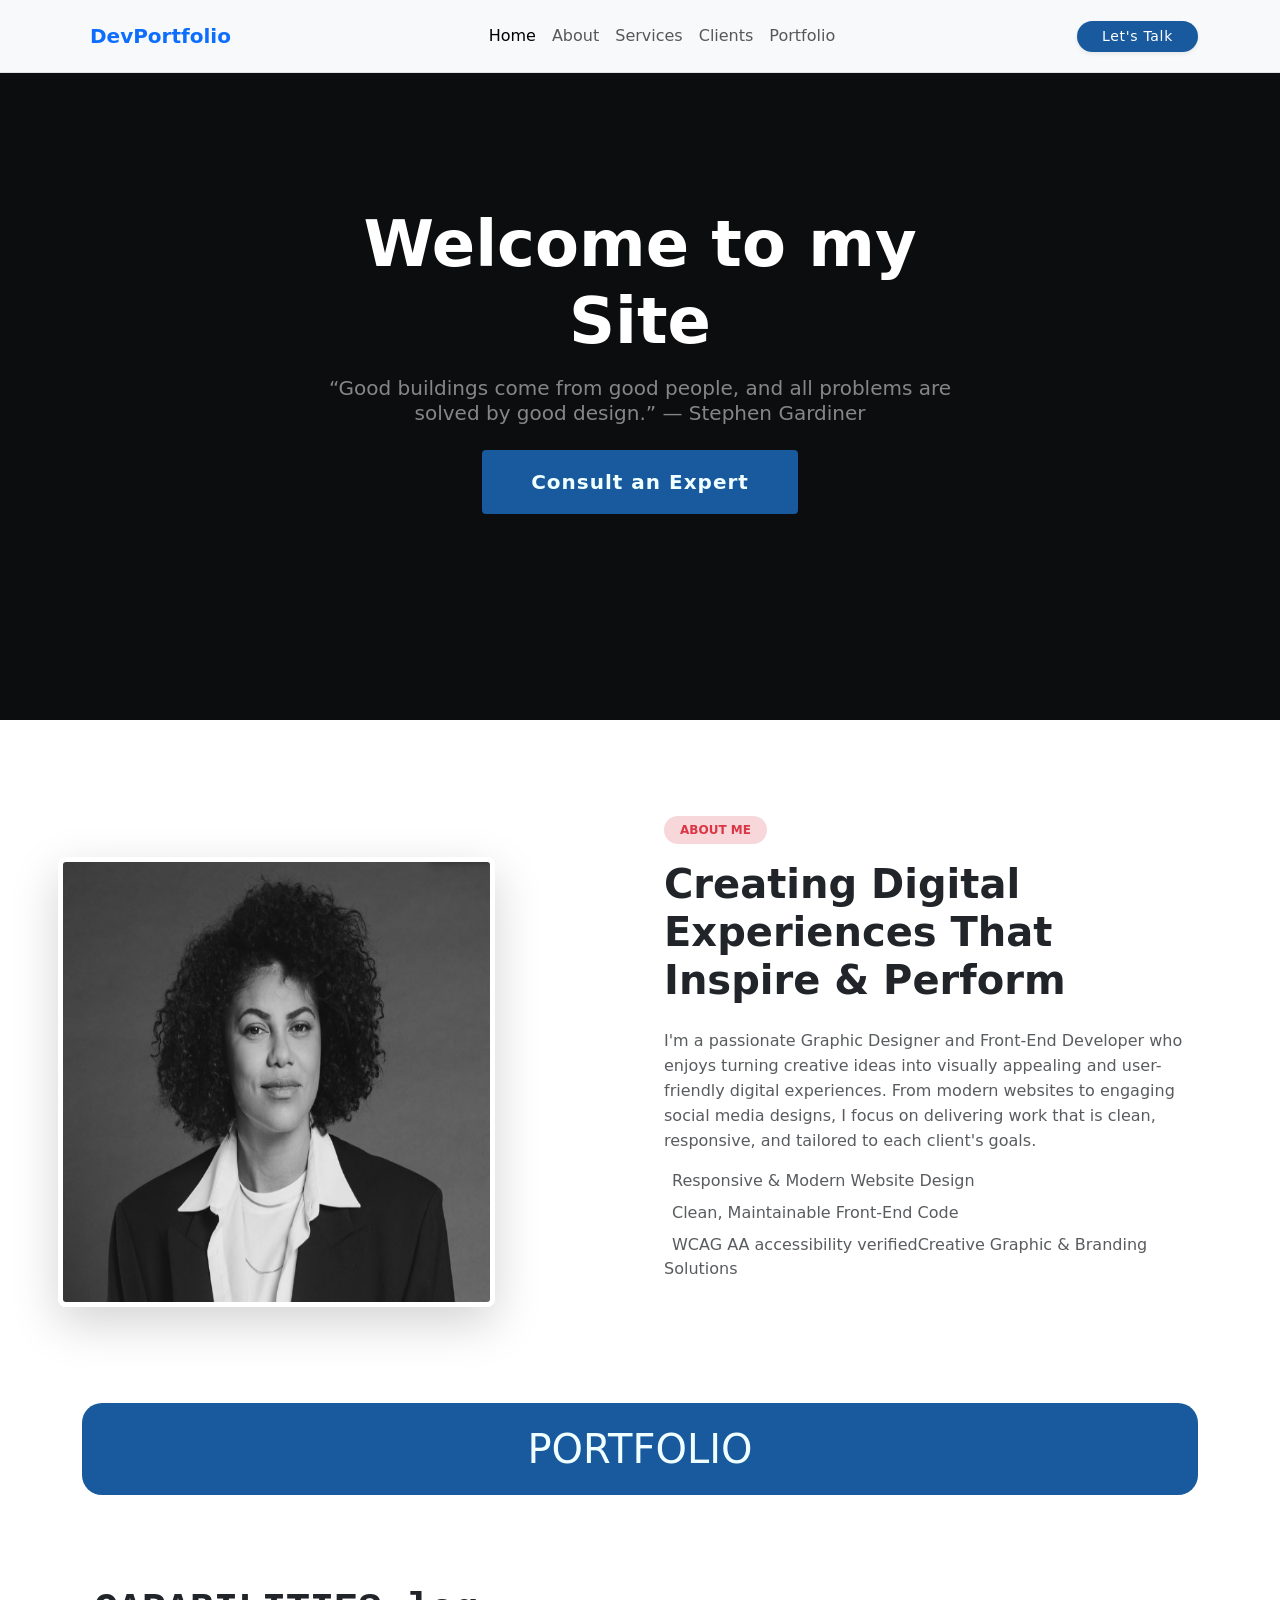
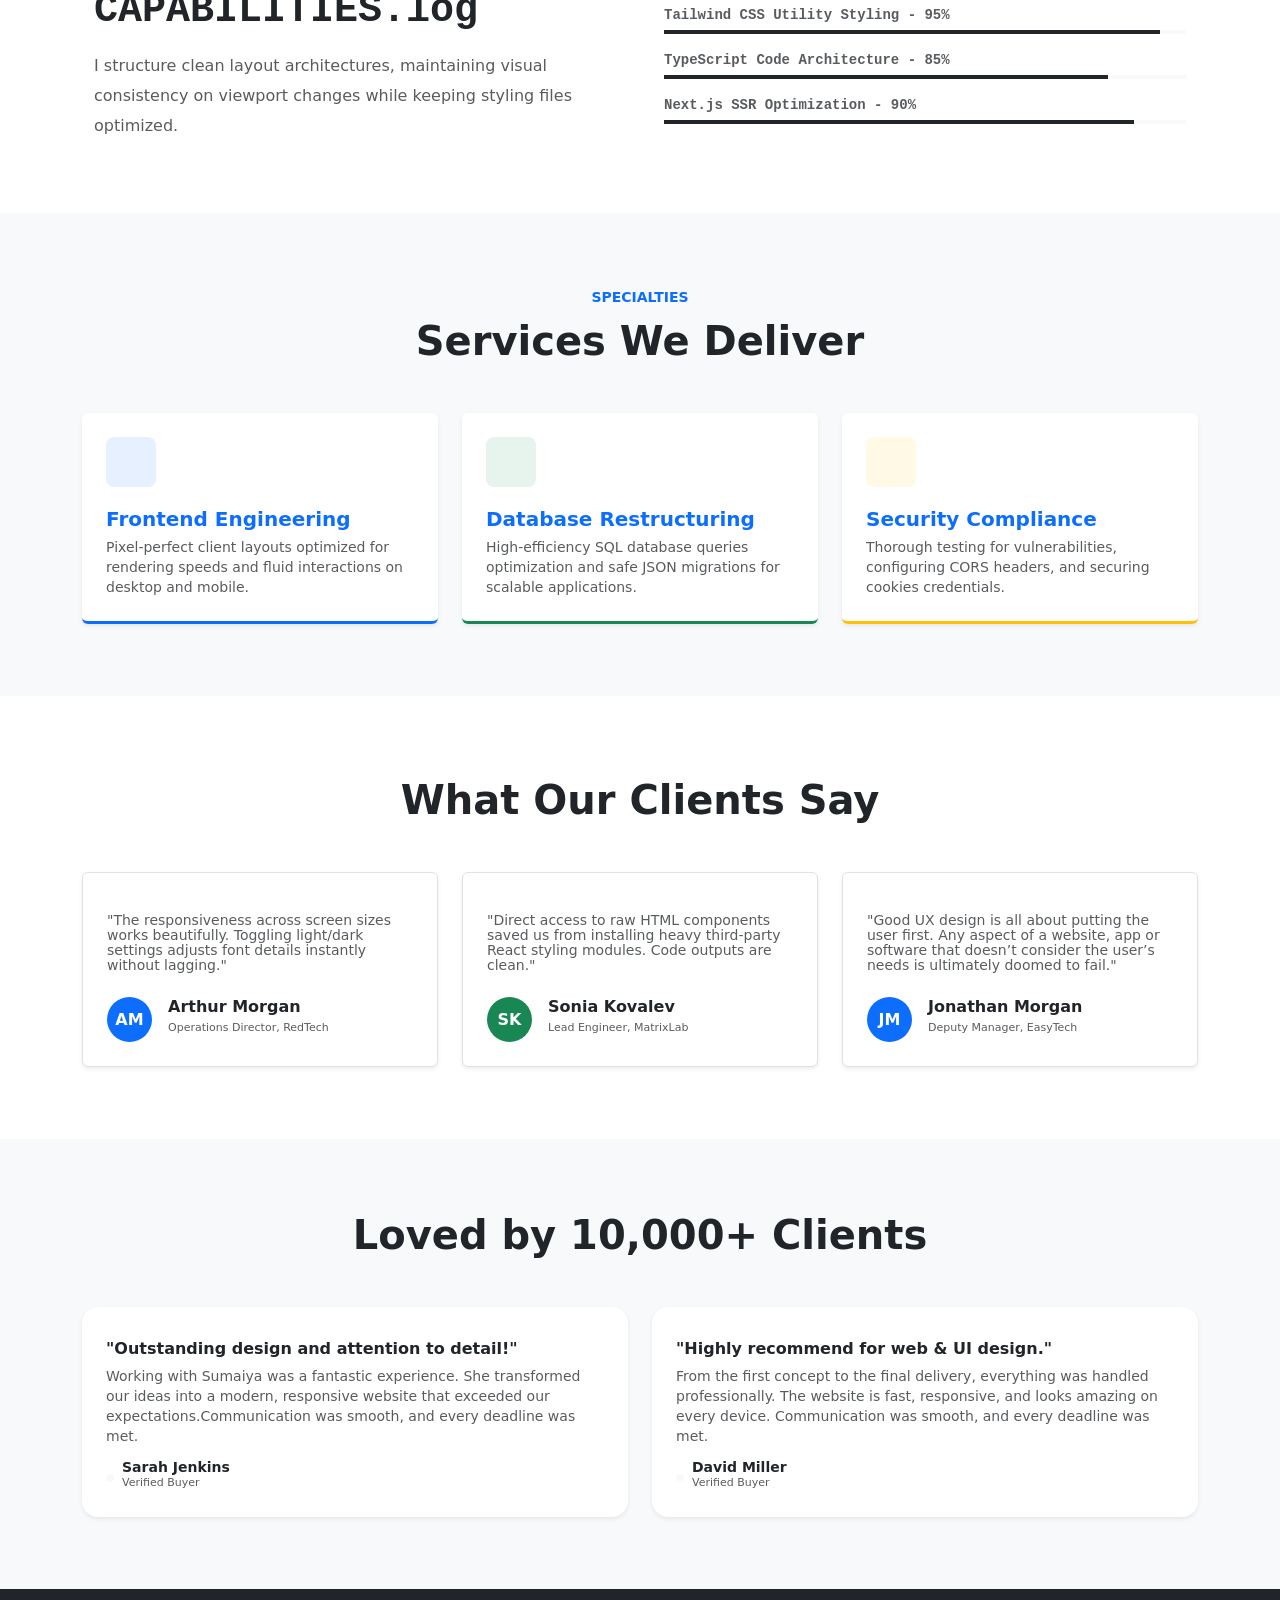
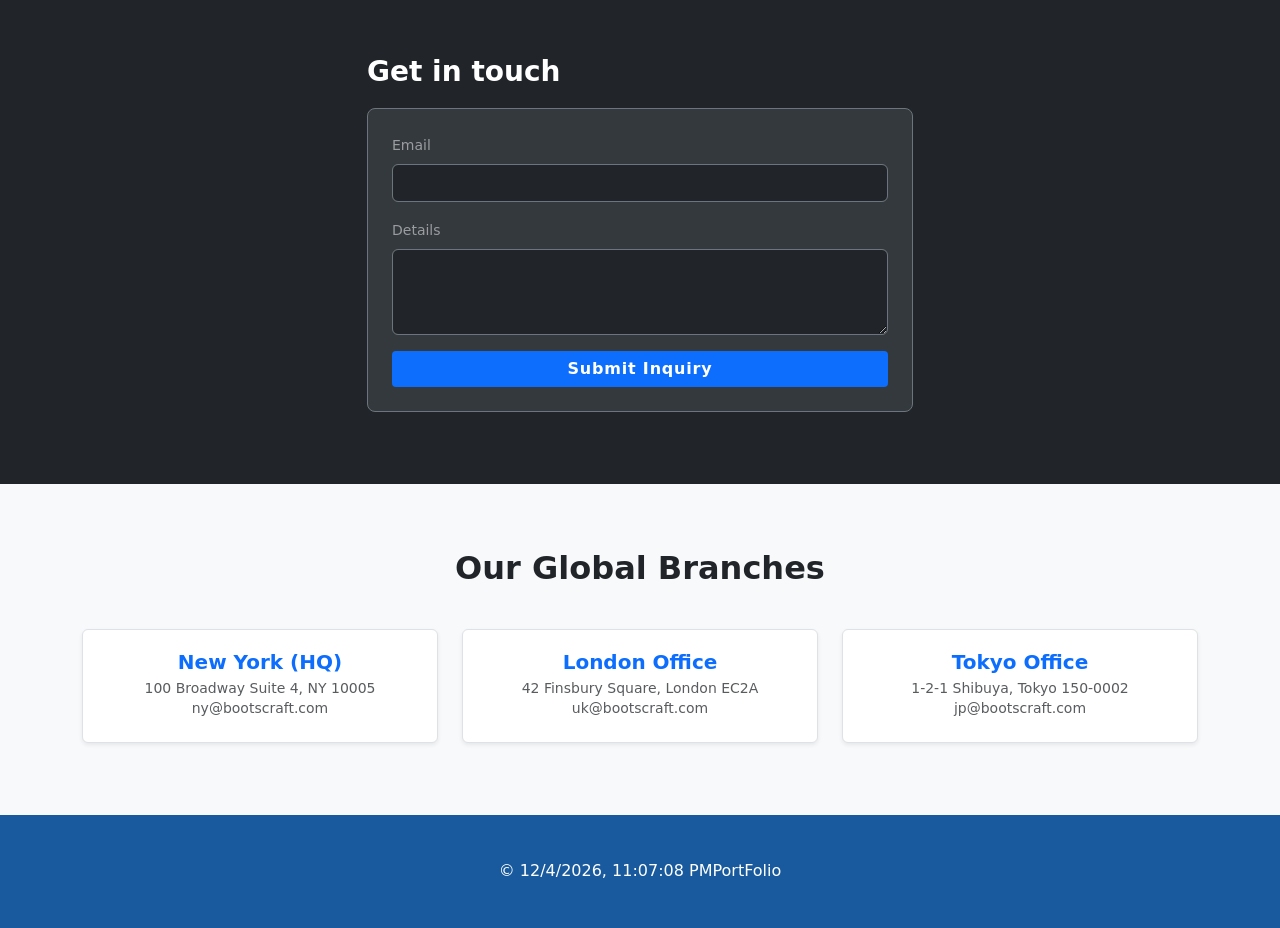
<file: index.html>
<!doctype html>
<html lang="en">
  <head>
    <meta charset="UTF-8" />
    <meta name="viewport" content="width=device-width, initial-scale=1.0" />
    <title>PortFolio</title>
    <!-- All CSS File Start Here -->
    <!-- Google Fonts -->

    <!-- Google Fonts -->

    <link rel="stylesheet" href="css/all.min.css" />
    <link rel="stylesheet" href="css/bootstrap.min.css" />
    <link rel="stylesheet" href="css/style.css" />

    <!-- All CSS File End Here -->
  </head>
  <body>
    <!-- All Header Part Start Here -->
    <nav class="navbar navbar-expand-lg fixed-top bg-body-tertiary py-3 border-bottom">
      <div class="container">
        <a class="navbar-brand fw-bold text-primary" href="index.html">
          <i class="bi bi-briefcase-fill me-2"></i>DevPortfolio
        </a>
        <button
          class="navbar-toggler"
          type="button"
          data-bs-toggle="collapse"
          data-bs-target="#navClassic"
          aria-controls="navClassic"
          aria-expanded="false"
          aria-label="Toggle navigation"
        >
          <span class="navbar-toggler-icon"></span>
        </button>
        <div class="collapse navbar-collapse" id="navClassic">
          <ul class="navbar-nav mx-auto mb-2 mb-lg-0">
            <li class="nav-item">
              <a class="nav-link active" aria-current="page" href="index.html"
                >Home</a
              >
            </li>
            <li class="nav-item">
              <a class="nav-link" href="about.html">About</a>
            </li>
            <li class="nav-item">
              <a class="nav-link" href="services.html">Services</a>
            </li>
            <li class="nav-item">
              <a class="nav-link" href="clients.html">Clients</a>
            </li>
            <li class="nav-item">
              <a class="nav-link" href="portfolio.html">Portfolio</a>
            </li>
          </ul>
          <a
            class="btn btn-sm px-4 rounded-pill shadow-sm"
            style="background: #185a9d; color:white"
            href="contact.html"
            >Let's Talk</a
          >
        </div>
      </div>
    </nav>
    <!-- All Header Part End Here -->

    <!-- All Page Content Start Here -->

    <!-- All Banner Part Start Here -->
    <section
      class="py-5 text-white bg-dark position-relative overflow-hidden"
      style="
        background-image:
          linear-gradient(rgba(0, 0, 0, 0.65), rgba(0, 0, 0, 0.65)),
          url(&quot;https://picsum.photos/id/180/1600/900&quot;);
        background-size: cover;
        background-position: center;
        min-height: 80vh;
        display: flex;
        align-items: center;
      "
    >
      <div class="container py-5 text-center">
        <div class="row justify-content-center">
          <div class="col-lg-7">
            <h1 class="display-3 fw-bold mb-3 text-">Welcome to my Site</h1>
            <p class="lead mb-4 text-white-50 terms">
              “Good buildings come from good people, and all problems are solved
              by good design.” — Stephen Gardiner
            </p>
            <a
              href="contact.html"
              class="btn btn btn-lg px-5 py-3 fw-semibold"
              style="background: #185a9d; color: azure"
              >Consult an Expert</a
            >
          </div>
        </div>
      </div>
    </section>
    <!-- All Banner Part End Here -->
         <!-- All About Part Start Here -->
          <section class="py-5 bg-body">
  <div class="container py-5">
    <div class="row align-items-center g-5">
      <div class="col-lg-6 position-relative" style="min-height: 400px;">
        <img src="images/about.png" class="img-fluid rounded-3 shadow-lg border border-5 border-white position-absolute start-0 top-0 w-75" style="z-index: 2; height: 450px; width: 550px;" alt="Design meeting">
      </div>
      <div class="col-lg-6">
        <span class="badge bg-danger-subtle text-danger mb-3 px-3 py-2 rounded-pill">ABOUT ME</span>
        <h2 class="display-6 fw-bold mb-4">Creating Digital Experiences That Inspire & Perform</h2>
        <p class="text-muted mb-3 terms" >I'm a passionate Graphic Designer and Front-End Developer who enjoys turning creative ideas into visually appealing and user-friendly digital experiences. From modern websites to engaging social media designs, I focus on delivering work that is clean, responsive, and tailored to each client's goals.</p>
        <ul class="list-unstyled gap-2 d-flex flex-column text-muted">
          <li><i class="bi bi-check-circle-fill text-danger me-2"></i>Responsive & Modern Website Design</li>
          <li><i class="bi bi-check-circle-fill text-danger me-2"></i>Clean, Maintainable Front-End Code</li>
          <li><i class="bi bi-check-circle-fill text-danger me-2"></i>WCAG AA accessibility verifiedCreative Graphic & Branding Solutions</li>
        </ul>
      </div>
      </div>
      </div>
</section>
    <!-- All AboutPart End Here -->

        <!-- All Portfolio Part Start Here -->
<section id="portFolio">
  <div class="container">
    <div class="row">
      <div class="col-lg-12">
        <div class="portfolioTitle" style="text-align: center; margin-top: 10px; background: #185a9d; border-radius: 20px; padding: 30px 0; color: azure;">
          <h1>PORTFOLIO</h1>
        </div>
          <div class="bg-white py-5" style="margin-top: 20px ;">
  <div class="container py-lg-4">
    <div class="row align-items-center g-5" >
      <div class="col-lg-6">
        <h2 class="display-6 fw-bold text-dark font-monospace">CAPABILITIES.log</h2>
        <p class="text-muted mt-3" style="line-height: 30px;">I structure clean layout architectures, maintaining visual consistency on viewport changes while keeping styling files optimized.</p>
      </div>
      <div class="col-lg-6">
        <div class="mb-3">
          <span class="small fw-semibold font-monospace text-muted d-block mb-1">Tailwind CSS Utility Styling - 95%</span>
          <div class="progress rounded-0 bg-light" style="height: 4px;">
            <div class="progress-bar bg-dark" role="progressbar" style="width: 95%"></div>
          </div>
        </div>
        <div class="mb-3">
          <span class="small fw-semibold font-monospace text-muted d-block mb-1">TypeScript Code Architecture - 85%</span>
          <div class="progress rounded-0 bg-light" style="height: 4px;">
            <div class="progress-bar bg-dark" role="progressbar" style="width: 85%"></div>
          </div>
        </div>
        <div>
          <span class="small fw-semibold font-monospace text-muted d-block mb-1">Next.js SSR Optimization - 90%</span>
          <div class="progress rounded-0 bg-light" style="height: 4px;">
            <div class="progress-bar bg-dark" role="progressbar" style="width: 90%"></div>
      </div>
    </div>
  </div>
</div>
        </div>
      </div>
    </div>
  </div>
</section>
    <!-- All Portfolio Part End Here -->

    <!-- All Service Part Start Here -->
    <section class="py-5 bg-light">
      <div class="container py-4">
        <div class="text-center mb-5">
          <span class="text-uppercase text-primary fw-semibold small"
            >SPECIALTIES</span
          >
          <h2 class="display-6 fw-bold mt-2">Services We Deliver</h2>
        </div>
        <div class="row g-4">
          <div class="col-lg-4 col-md-6">
            <div
              class="card h-100 p-4 border-0 border-bottom border-3 border-primary shadow-sm bg-body" >
              <div
                class="p-3 bg-primary bg-opacity-10 text-primary rounded-3 mb-4 d-inline-block d-flex align-items-center justify-content-center"
                style="width: 50px; height: 50px">
                <i class="bi bi-laptop fs-4"></i></div>
              <h5 class="fw-bold">Frontend Engineering</h5>
              <p class="text-muted small textInfo">
                Pixel-perfect client layouts optimized for rendering speeds and
                fluid interactions on desktop and mobile.
              </p>
            </div>
          </div>
        
        <div class="col-lg-4 col-md-6 ">
          <div
            class="card h-100 p-4 border-0 border-bottom border-3 border-success shadow-sm bg-body"
          >
         <div
            class="p-3 bg-success bg-opacity-10 text-success rounded-3 mb-4 d-inline-block d-flex align-items-center justify-content-center" style="width: 50px; height: 50px">
              <i class="bi bi-database fs-4"></i>
            </div>
            <h5 class="fw-bold">Database Restructuring</h5>
            <p class="text-muted small textInfo">
              High-efficiency SQL database queries optimization and safe JSON
              migrations for scalable applications.
            </p>
          </div>
        </div>
        <div class="col-lg-4 col-md-12">
          <div
            class="card h-100 p-4 border-0 border-bottom border-3 border-warning shadow-sm bg-body"
          >
            <div
              class="p-3 bg-warning bg-opacity-10 text-warning rounded-3 mb-4 d-inline-block d-flex align-items-center justify-content-center"
              style="width: 50px; height: 50px"
            >
              <i class="bi bi-shield-check fs-4"></i>
            </div>
            <h5 class="fw-bold">Security Compliance</h5>
            <p class="text-muted small textInfo">
              Thorough testing for vulnerabilities, configuring CORS headers,
              and securing cookies credentials.
            </p>
          </div>
        </div>
      </div>
    </section>
    <!-- All Service Part End Here -->

    <!-- All Feedback Start Here -->
    <section class="py-5 bg-body">
      <div class="container py-4">
          <div class="text-center mb-5">
          <h2 class="display-6 fw-bold mt-2">What Our Clients Say</h2>
        </div>
        <div class="row g-4">
          <div class="col-lg-4 col-md-6">
            <div class="card h-100 p-4 border shadow-sm bg-body">
              <div class="text-warning mb-3">
                <i class="bi bi-star-fill"></i><i class="bi bi-star-fill"></i
                ><i class="bi bi-star-fill"></i><i class="bi bi-star-fill"></i
                ><i class="bi bi-star-fill"></i>
              </div>
              <p class="small text-muted leading-relaxed mb-4 infoFeedback">
                "The responsiveness across screen sizes works beautifully.
                Toggling light/dark settings adjusts font details instantly
                without lagging."
              </p>
              <div class="d-flex align-items-center gap-3">
                <div
                  class="bg-primary text-white rounded-circle d-flex align-items-center justify-content-center"
                  style="width: 45px; height: 45px; font-weight: bold"
                >
                  AM
                </div>
                <div>
                  <h6 class="fw-bold mb-0">Arthur Morgan</h6>
                  <span class="small text-muted" style="font-size: 11px"
                    >Operations Director, RedTech</span
                  >
                </div>
              </div>
            </div>
          </div>
          <div class="col-lg-4 col-md-6">
            <div class="card h-100 p-4 border shadow-sm bg-body">
              <div class="text-warning mb-3">
                <i class="bi bi-star-fill"></i><i class="bi bi-star-fill"></i
                ><i class="bi bi-star-fill"></i><i class="bi bi-star-fill"></i
                ><i class="bi bi-star-fill"></i>
              </div>
              <p class="small text-muted leading-relaxed mb-4 infoFeedback">
                "Direct access to raw HTML components saved us from installing
                heavy third-party React styling modules. Code outputs are
                clean."
              </p>
              <div class="d-flex align-items-center gap-3">
                <div
                  class="bg-success text-white rounded-circle d-flex align-items-center justify-content-center"
                  style="width: 45px; height: 45px; font-weight: bold"
                >
                  SK
                </div>
                <div>
                  <h6 class="fw-bold mb-0">Sonia Kovalev</h6>
                  <span class="small text-muted" style="font-size: 11px"
                    >Lead Engineer, MatrixLab</span
                  >
                </div>
              </div>
            </div>
          </div>
          <div class="col-lg-4 col-md-6">
            <div class="card h-100 p-4 border shadow-sm bg-body">
              <div class="text-warning mb-3">
                <i class="bi bi-star-fill"></i><i class="bi bi-star-fill"></i
                ><i class="bi bi-star-fill"></i><i class="bi bi-star-fill"></i
                ><i class="bi bi-star-fill"></i>
              </div>
              <p class="small text-muted leading-relaxed mb-4 infoFeedback">
                "Good UX design is all about putting the user first. Any aspect
                of a website, app or software that doesn’t consider the user’s
                needs is ultimately doomed to fail."
              </p>
              <div class="d-flex align-items-center gap-3">
                <div
                  class="bg-primary text-white rounded-circle d-flex align-items-center justify-content-center"
                  style="width: 45px; height: 45px; font-weight: bold"
                >
                  JM
                </div>
                <div>
                  <h6 class="fw-bold mb-0">Jonathan Morgan</h6>
                  <span class="small text-muted" style="font-size: 11px"
                    >Deputy Manager, EasyTech</span
                  >
                </div>
              </div>
            </div>
          </div>
        </div>
      </div>
    </section>
    <!-- All Feedback End Here -->

         <!-- All Client Review Part Start Here -->
    <div class="bg-light py-5">
  <div class="container py-lg-4 text-center">
    <h2 class="display-6 fw-bold mb-5">Loved by 10,000+ Clients</h2>
    <div class="row g-4">
      <div class="col-md-6 text-start">
        <div class="card bg-white border-0 shadow-sm p-4 rounded-4 h-full">
          <div class="d-flex text-warning mb-2 gap-1">
            <i class="bi bi-star-fill"></i><i class="bi bi-star-fill"></i><i class="bi bi-star-fill"></i><i class="bi bi-star-fill"></i><i class="bi bi-star-fill"></i>
          </div>
          <h4 class="h6 fw-bold mb-2">"Outstanding design and attention to detail!"</h4>
          <p class="small text-muted mb-3 info">Working with Sumaiya was a fantastic experience. She transformed our ideas into a modern, responsive website that exceeded our expectations.Communication was smooth, and every deadline was met.</p>
          <div class="d-flex align-items-center gap-2">
            <span class="bg-light text-muted p-1 rounded-circle small"><i class="bi bi-person"></i></span>
            <div>
              <p class="small fw-bold text-dark mb-0">Sarah Jenkins</p>
              <p class="small text-muted mb-0 info" style="font-size: 11px;"><i class="bi bi-patch-check-fill text-success"></i> Verified Buyer</p>
            </div>
          </div>
        </div>
      </div>
      <div class="col-md-6 text-start">
        <div class="card bg-white border-0 shadow-sm p-4 rounded-4 h-full">
          <div class="d-flex text-warning mb-2 gap-1">
            <i class="bi bi-star-fill"></i><i class="bi bi-star-fill"></i><i class="bi bi-star-fill"></i><i class="bi bi-star-fill"></i><i class="bi bi-star-fill"></i>
          </div>
          <h4 class="h6 fw-bold mb-2">"Highly recommend for web & UI design."</h4>
          <p class="small text-muted mb-3 info "> From the first concept to the final delivery, everything was handled professionally. The website is fast, responsive, and looks amazing on every device. Communication was smooth, and every deadline was met.</p>
          <div class="d-flex align-items-center gap-2">
            <span class="bg-light text-muted p-1 rounded-circle small"><i class="bi bi-person"></i></span>
            <div>
              <p class="small fw-bold text-dark mb-0">David Miller</p>
              <p class="small text-muted mb-0 info" style="font-size: 11px;"><i class="bi bi-patch-check-fill text-success"></i> Verified Buyer</p>
            </div>
          </div>
        </div>
      </div>
    </div>
  </div>
</div>
    <!-- All Client Review Part End Here -->

        <!-- All FAQ Part Start Here -->
     <section class="py-5 bg-dark text-white">
  <div class="container py-4">
    <div class="row justify-content-center">
      <div class="col-lg-6">
        <h3 class="fw-bold mb-4 text">Get in touch</h3>
        <form class="p-4 bg-secondary bg-opacity-25 border border-secondary rounded-3 text-start">
          <div class="mb-3">
            <label class="form-label small text-white-50">Email</label>
            <input type="email" class="form-control bg-dark border-secondary text-white" required>
          </div>
          <div class="mb-3">
            <label class="form-label small text-white-50">Details</label>
            <textarea class="form-control bg-dark border-secondary text-white" rows="3" required></textarea>
          </div>
          <button type="submit" style="border: #185a9d;" class="btn btn-primary w-100 fw-semibold text-white">Submit Inquiry</button>
        </form>
      </div>
    </div>
  </div>
</section>
    <!-- All FAQ Part End Here -->

    <!-- All Global Part Start Here -->
     <section class="py-5 bg-body-tertiary">
  <div class="container py-4 text-center">
    <h2 class="fw-bold mb-5">Our Global Branches</h2>
    <div class="row g-4">
      <div class="col-md-4">
        <div class="card p-4 border shadow-sm bg-body h-100">
          <h5 class="fw-bold mb-2">New York (HQ)</h5>
          <p class="small text-muted mb-0 info">100 Broadway Suite 4, NY 10005<br>ny@bootscraft.com</p>
        </div>
      </div>
      <div class="col-md-4">
        <div class="card p-4 border shadow-sm bg-body h-100">
          <h5 class="fw-bold mb-2">London Office</h5>
          <p class="small text-muted mb-0 info">42 Finsbury Square, London EC2A<br>uk@bootscraft.com</p>
      </div>
      </div>
      <div class="col-md-4">
        <div class="card p-4 border shadow-sm bg-body h-100">
          <h5 class="fw-bold mb-2">Tokyo Office</h5>
          <p class="small text-muted mb-0 info">1-2-1 Shibuya, Tokyo 150-0002<br>jp@bootscraft.com</p>
        </div>
      </div>
    </div>
</section>
    <!-- All Global Part End Here -->

    <!-- All Page Content End Here -->


    <!-- All Footer Part Start Here -->
    <footer class="footerPart">
      <p>&copy; <span id="footer-date-time"></span>PortFolio</p>
    </footer>
    <!-- All Footer Part End Here -->

    <!-- All JS File Start Here -->
    <script src="js/bootstrap.bundle.js"></script>
    <script src="js/script.js"></script>
    <!-- All JS File End Here -->
  </body>
</html>
</file>
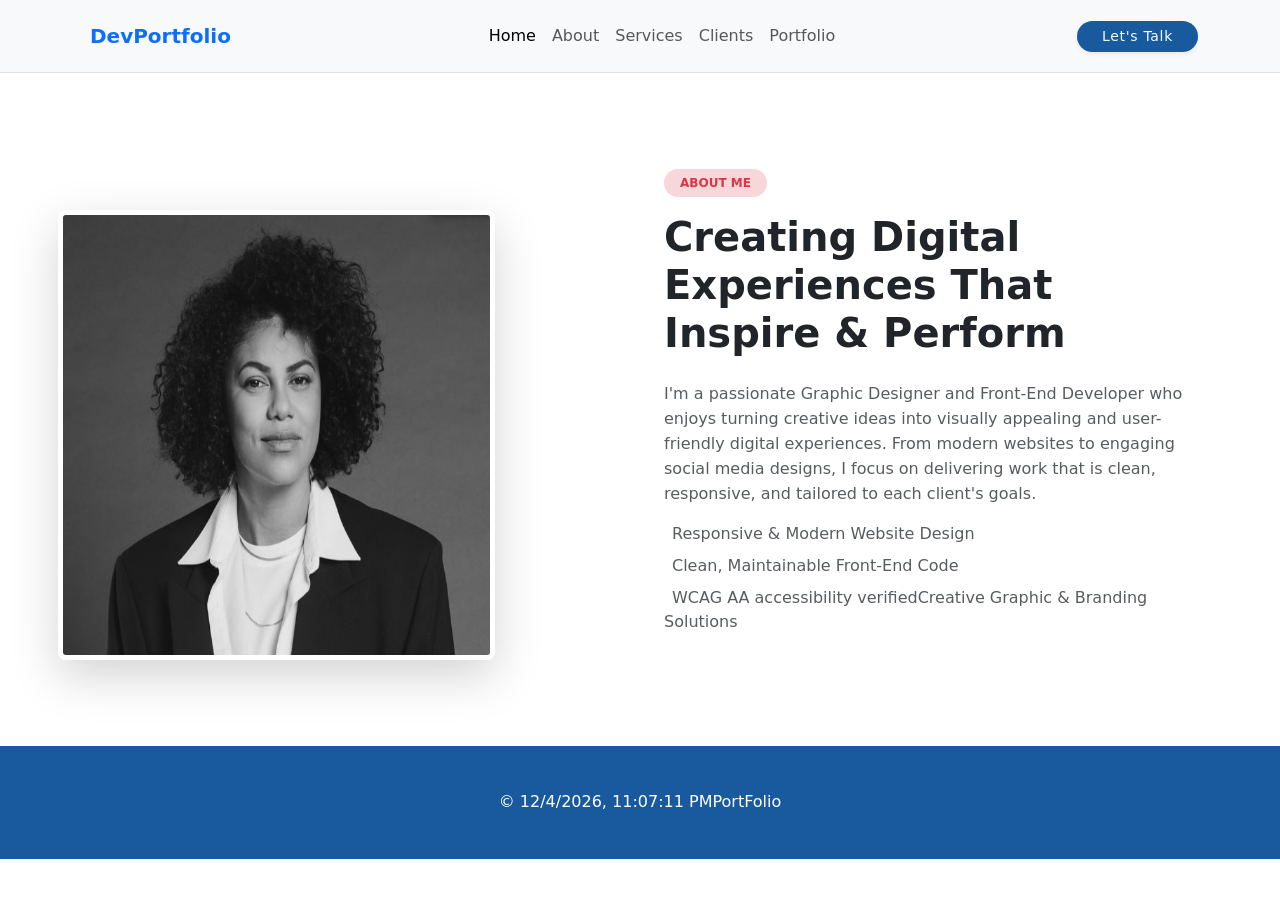
<file: about.html>
<!doctype html>
<html lang="en">
  <head>
    <meta charset="UTF-8" />
    <meta name="viewport" content="width=device-width, initial-scale=1.0" />
    <title>PortFolio-About-Section</title>
    <!-- All CSS File Start Here -->
    <!-- Google Fonts -->

    <!-- Google Fonts -->

    <link rel="stylesheet" href="css/all.min.css" />
    <link rel="stylesheet" href="css/bootstrap.min.css" />
    <link rel="stylesheet" href="css/style.css" />

    <!-- All CSS File End Here -->
  </head>
  <body>
    <!-- All Header Part Start Here -->
 <nav class="navbar navbar-expand-lg bg-body-tertiary py-3 border-bottom">
  <div class="container">
    <a class="navbar-brand fw-bold text-primary" href="index.html">
      <i class="bi bi-briefcase-fill me-2"></i>DevPortfolio
    </a>
    <button class="navbar-toggler" type="button" data-bs-toggle="collapse" data-bs-target="#navClassic" aria-controls="navClassic" aria-expanded="false" aria-label="Toggle navigation">
      <span class="navbar-toggler-icon"></span>
    </button>
    <div class="collapse navbar-collapse" id="navClassic">
      <ul class="navbar-nav mx-auto mb-2 mb-lg-0">
        <li class="nav-item"><a class="nav-link active" aria-current="page" href="index.html">Home</a></li>
        <li class="nav-item"><a class="nav-link" href="about.html">About</a></li>
        <li class="nav-item"><a class="nav-link" href="services.html">Services</a></li>
        <li class="nav-item"><a class="nav-link" href="clients.html">Clients</a></li>
        <li class="nav-item"><a class="nav-link" href="portfolio.html">Portfolio</a></li>
      </ul>
      <a class="btn btn-sm px-4 rounded-pill shadow-sm" style="background: #185a9d; color: azure;"  href="contact.html">Let's Talk</a>
    </div>
  </div>
</nav>
    <!-- All Header Part End Here -->

    <!-- All Page Content Start Here -->
         <!-- All About Part Start Here -->
          <section class="py-5 bg-body">
  <div class="container py-5">
    <div class="row align-items-center g-5">
      <div class="col-lg-6 position-relative" style="min-height: 400px;">
        <img src="images/about.png" class="img-fluid rounded-3 shadow-lg border border-5 border-white position-absolute start-0 top-0 w-75" style="z-index: 2; height: 450px; width: 550px;" alt="Design meeting">
      </div>
      <div class="col-lg-6">
        <span class="badge bg-danger-subtle text-danger mb-3 px-3 py-2 rounded-pill">ABOUT ME</span>
        <h2 class="display-6 fw-bold mb-4">Creating Digital Experiences That Inspire & Perform</h2>
        <p class="text-muted mb-3 terms" >I'm a passionate Graphic Designer and Front-End Developer who enjoys turning creative ideas into visually appealing and user-friendly digital experiences. From modern websites to engaging social media designs, I focus on delivering work that is clean, responsive, and tailored to each client's goals.</p>
        <ul class="list-unstyled gap-2 d-flex flex-column text-muted">
          <li><i class="bi bi-check-circle-fill text-danger me-2"></i>Responsive & Modern Website Design</li>
          <li><i class="bi bi-check-circle-fill text-danger me-2"></i>Clean, Maintainable Front-End Code</li>
          <li><i class="bi bi-check-circle-fill text-danger me-2"></i>WCAG AA accessibility verifiedCreative Graphic & Branding Solutions</li>
        </ul>
      </div>
      </div>
      </div>
</section>
    <!-- All AboutPart End Here -->
    <!-- All Page Content Part End Here -->
    <!-- All Footer Part Start Here -->
    <footer class="footerPart">
      <p>&copy; <span id="footer-date-time"></span>PortFolio</p>
    </footer>
    <!-- All Footer Part End Here -->

    <!-- All JS File Start Here -->
    <script src="js/bootstrap.bundle.js"></script>
    <script src="js/script.js"></script>
    <!-- All JS File End Here -->
  </body>
</html>
</file>
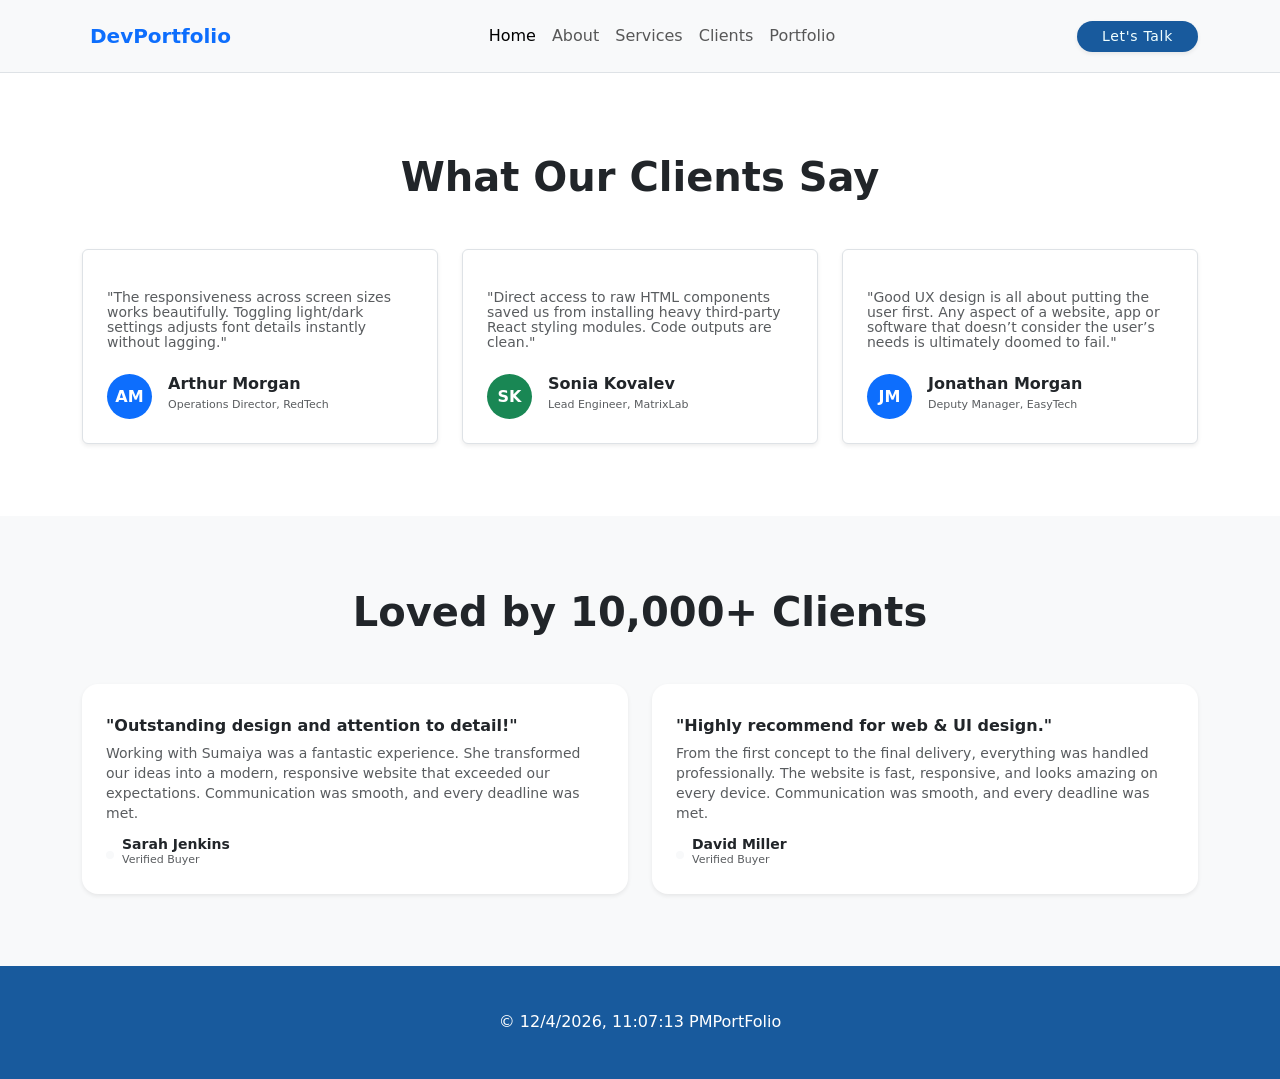
<file: clients.html>
<!doctype html>
<html lang="en">
  <head>
    <meta charset="UTF-8" />
    <meta name="viewport" content="width=device-width, initial-scale=1.0" />
    <title>PortFolio-Contact-Section</title>
    <!-- All CSS File Start Here -->
    <!-- Google Fonts -->

    <!-- Google Fonts -->

    <link rel="stylesheet" href="css/all.min.css" />
    <link rel="stylesheet" href="css/bootstrap.min.css" />
    <link rel="stylesheet" href="css/style.css" />

    <!-- All CSS File End Here -->
  </head>
  <body>
    <!-- All Header Part Start Here -->
 <nav class="navbar navbar-expand-lg bg-body-tertiary py-3 border-bottom">
  <div class="container">
    <a class="navbar-brand fw-bold text-primary" href="index.html">
      <i class="bi bi-briefcase-fill me-2"></i>DevPortfolio
    </a>
    <button class="navbar-toggler" type="button" data-bs-toggle="collapse" data-bs-target="#navClassic" aria-controls="navClassic" aria-expanded="false" aria-label="Toggle navigation">
      <span class="navbar-toggler-icon"></span>
    </button>
    <div class="collapse navbar-collapse" id="navClassic">
      <ul class="navbar-nav mx-auto mb-2 mb-lg-0">
        <li class="nav-item"><a class="nav-link active" aria-current="page" href="index.html">Home</a></li>
        <li class="nav-item"><a class="nav-link" href="about.html">About</a></li>
        <li class="nav-item"><a class="nav-link" href="services.html">Services</a></li>
        <li class="nav-item"><a class="nav-link" href="clients.html">Clients</a></li>
        <li class="nav-item"><a class="nav-link" href="portfolio.html">Portfolio</a></li>
      </ul>
      <a class="btn btn-sm px-4 rounded-pill shadow-sm" style="background: #185a9d; color: azure;"  href="contact.html">Let's Talk</a>
    </div>
  </div>
</nav>
    <!-- All Header Part End Here -->
    <!-- All Feedback Start Here -->
    <section class="py-5 bg-body">
      <div class="container py-4">
          <div class="text-center mb-5">
          <h2 class="display-6 fw-bold mt-2">What Our Clients Say</h2>
        </div>
        <div class="row g-4">
          <div class="col-lg-4 col-md-6">
            <div class="card h-100 p-4 border shadow-sm bg-body">
              <div class="text-warning mb-3">
                <i class="bi bi-star-fill"></i><i class="bi bi-star-fill"></i
                ><i class="bi bi-star-fill"></i><i class="bi bi-star-fill"></i
                ><i class="bi bi-star-fill"></i>
              </div>
              <p class="small text-muted leading-relaxed mb-4 infoFeedback">
                "The responsiveness across screen sizes works beautifully.
                Toggling light/dark settings adjusts font details instantly
                without lagging."
              </p>
              <div class="d-flex align-items-center gap-3">
                <div
                  class="bg-primary text-white rounded-circle d-flex align-items-center justify-content-center"
                  style="width: 45px; height: 45px; font-weight: bold"
                >
                  AM
                </div>
                <div>
                  <h6 class="fw-bold mb-0">Arthur Morgan</h6>
                  <span class="small text-muted" style="font-size: 11px"
                    >Operations Director, RedTech</span
                  >
                </div>
              </div>
            </div>
          </div>
          <div class="col-lg-4 col-md-6">
            <div class="card h-100 p-4 border shadow-sm bg-body">
              <div class="text-warning mb-3">
                <i class="bi bi-star-fill"></i><i class="bi bi-star-fill"></i
                ><i class="bi bi-star-fill"></i><i class="bi bi-star-fill"></i
                ><i class="bi bi-star-fill"></i>
              </div>
              <p class="small text-muted leading-relaxed mb-4 infoFeedback">
                "Direct access to raw HTML components saved us from installing
                heavy third-party React styling modules. Code outputs are
                clean."
              </p>
              <div class="d-flex align-items-center gap-3">
                <div
                  class="bg-success text-white rounded-circle d-flex align-items-center justify-content-center"
                  style="width: 45px; height: 45px; font-weight: bold"
                >
                  SK
                </div>
                <div>
                  <h6 class="fw-bold mb-0">Sonia Kovalev</h6>
                  <span class="small text-muted" style="font-size: 11px"
                    >Lead Engineer, MatrixLab</span
                  >
                </div>
              </div>
            </div>
          </div>
          <div class="col-lg-4 col-md-6">
            <div class="card h-100 p-4 border shadow-sm bg-body">
              <div class="text-warning mb-3">
                <i class="bi bi-star-fill"></i><i class="bi bi-star-fill"></i
                ><i class="bi bi-star-fill"></i><i class="bi bi-star-fill"></i
                ><i class="bi bi-star-fill"></i>
              </div>
              <p class="small text-muted leading-relaxed mb-4 infoFeedback">
                "Good UX design is all about putting the user first. Any aspect
                of a website, app or software that doesn’t consider the user’s
                needs is ultimately doomed to fail."
              </p>
              <div class="d-flex align-items-center gap-3">
                <div
                  class="bg-primary text-white rounded-circle d-flex align-items-center justify-content-center"
                  style="width: 45px; height: 45px; font-weight: bold"
                >
                  JM
                </div>
                <div>
                  <h6 class="fw-bold mb-0">Jonathan Morgan</h6>
                  <span class="small text-muted" style="font-size: 11px"
                    >Deputy Manager, EasyTech</span
                  >
                </div>
              </div>
            </div>
          </div>
        </div>
      </div>
    </section>
    <!-- All Feedback End Here -->
         <!-- All Client Review Part Start Here -->
    <div class="bg-light py-5">
  <div class="container py-lg-4 text-center">
    <h2 class="display-6 fw-bold mb-5">Loved by 10,000+ Clients</h2>
    <div class="row g-4">
      <div class="col-md-6 text-start">
        <div class="card bg-white border-0 shadow-sm p-4 rounded-4 h-full">
          <div class="d-flex text-warning mb-2 gap-1">
            <i class="bi bi-star-fill"></i><i class="bi bi-star-fill"></i><i class="bi bi-star-fill"></i><i class="bi bi-star-fill"></i><i class="bi bi-star-fill"></i>
          </div>
          <h4 class="h6 fw-bold mb-2">"Outstanding design and attention to detail!"</h4>
          <p class="small text-muted mb-3 info">Working with Sumaiya was a fantastic experience. She transformed our ideas into a modern, responsive website that exceeded our expectations. Communication was smooth, and every deadline was met.</p>
          <div class="d-flex align-items-center gap-2">
            <span class="bg-light text-muted p-1 rounded-circle small"><i class="bi bi-person"></i></span>
            <div>
              <p class="small fw-bold text-dark mb-0">Sarah Jenkins</p>
              <p class="small text-muted mb-0 info" style="font-size: 11px;"><i class="bi bi-patch-check-fill text-success"></i> Verified Buyer</p>
            </div>
          </div>
        </div>
      </div>
      <div class="col-md-6 text-start">
        <div class="card bg-white border-0 shadow-sm p-4 rounded-4 h-full">
          <div class="d-flex text-warning mb-2 gap-1">
            <i class="bi bi-star-fill"></i><i class="bi bi-star-fill"></i><i class="bi bi-star-fill"></i><i class="bi bi-star-fill"></i><i class="bi bi-star-fill"></i>
          </div>
          <h4 class="h6 fw-bold mb-2">"Highly recommend for web & UI design."</h4>
          <p class="small text-muted mb-3 info ">From the first concept to the final delivery, everything was handled professionally. The website is fast, responsive, and looks amazing on every device. Communication was smooth, and every deadline was met.</p>
          <div class="d-flex align-items-center gap-2">
            <span class="bg-light text-muted p-1 rounded-circle small"><i class="bi bi-person"></i></span>
            <div>
              <p class="small fw-bold text-dark mb-0">David Miller</p>
              <p class="small text-muted mb-0 info" style="font-size: 11px;"><i class="bi bi-patch-check-fill text-success"></i> Verified Buyer</p>
            </div>
          </div>
        </div>
      </div>
    </div>
  </div>
</div>
    <!-- All Client Review Part End Here -->
    <!-- All Footer Part Start Here -->
<footer class="footerPart">
    <p>&copy; <span id="footer-date-time"></span>PortFolio</p>
</footer>

    <!-- All Footer Part End Here -->

    <!-- All JS File Start Here -->
    <script src="js/bootstrap.bundle.js"></script>
    <script src="js/script.js"></script>
    <!-- All JS File End Here -->
  </body>
</html>
</file>
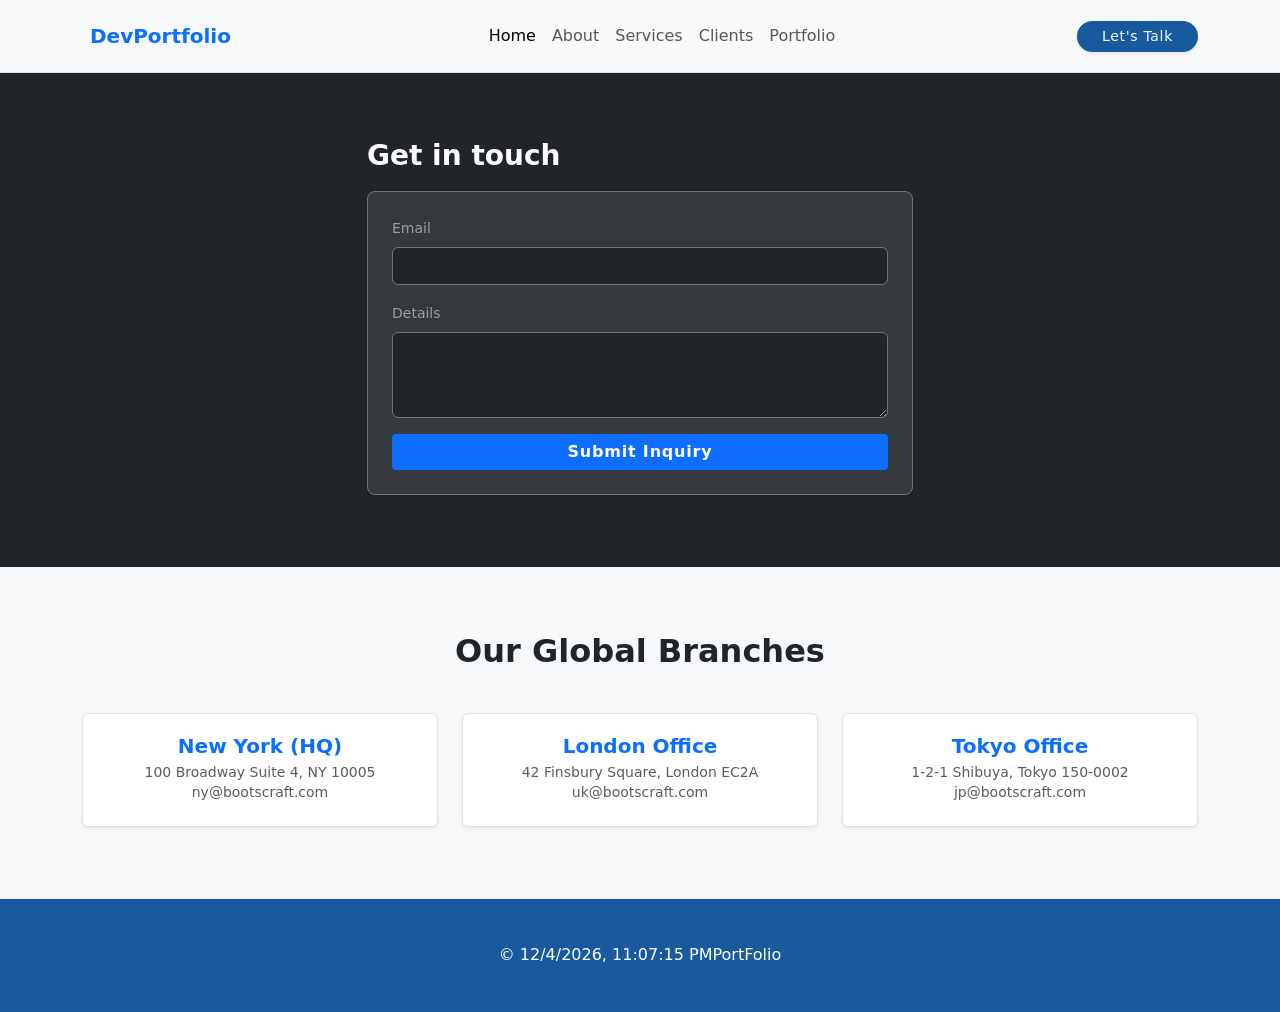
<file: contact.html>
<!doctype html>
<html lang="en">
  <head>
    <meta charset="UTF-8" />
    <meta name="viewport" content="width=device-width, initial-scale=1.0" />
    <title>PortFolio-Contact-Section</title>
    <!-- All CSS File Start Here -->
    <!-- Google Fonts -->

    <!-- Google Fonts -->

    <link rel="stylesheet" href="css/all.min.css" />
    <link rel="stylesheet" href="css/bootstrap.min.css" />
    <link rel="stylesheet" href="css/style.css" />

    <!-- All CSS File End Here -->
  </head>
  <body>
    <!-- All Header Part Start Here -->
 <nav class="navbar navbar-expand-lg bg-body-tertiary py-3 border-bottom">
  <div class="container">
    <a class="navbar-brand fw-bold text-primary" href="index.html">
      <i class="bi bi-briefcase-fill me-2"></i>DevPortfolio
    </a>
    <button class="navbar-toggler" type="button" data-bs-toggle="collapse" data-bs-target="#navClassic" aria-controls="navClassic" aria-expanded="false" aria-label="Toggle navigation">
      <span class="navbar-toggler-icon"></span>
    </button>
    <div class="collapse navbar-collapse" id="navClassic">
      <ul class="navbar-nav mx-auto mb-2 mb-lg-0">
        <li class="nav-item"><a class="nav-link active" aria-current="page" href="index.html">Home</a></li>
        <li class="nav-item"><a class="nav-link" href="about.html">About</a></li>
        <li class="nav-item"><a class="nav-link" href="services.html">Services</a></li>
        <li class="nav-item"><a class="nav-link" href="clients.html">Clients</a></li>
        <li class="nav-item"><a class="nav-link" href="portfolio.html">Portfolio</a></li>
      </ul>
      <a class="btn btn-sm px-4 rounded-pill shadow-sm" style="background: #185a9d; color: azure;"  href="contact.html">Let's Talk</a>
    </div>
  </div>
</nav>
    <!-- All Header Part End Here -->

        <!-- All FAQ Part Start Here -->
     <section class="py-5 bg-dark text-white">
  <div class="container py-4">
    <div class="row justify-content-center">
      <div class="col-lg-6">
        <h3 class="fw-bold mb-4 text">Get in touch</h3>
        <form class="p-4 bg-secondary bg-opacity-25 border border-secondary rounded-3 text-start">
          <div class="mb-3">
            <label class="form-label small text-white-50">Email</label>
            <input type="email" class="form-control bg-dark border-secondary text-white" required>
          </div>
          <div class="mb-3">
            <label class="form-label small text-white-50">Details</label>
            <textarea class="form-control bg-dark border-secondary text-white" rows="3" required></textarea>
          </div>
          <button type="submit" style="border: #185a9d;" class="btn btn-primary w-100 fw-semibold text-white">Submit Inquiry</button>
        </form>
      </div>
    </div>
  </div>
</section>
    <!-- All FAQ Part End Here -->

    <!-- All Global Part Start Here -->
     <section class="py-5 bg-body-tertiary">
  <div class="container py-4 text-center">
    <h2 class="fw-bold mb-5">Our Global Branches</h2>
    <div class="row g-4">
      <div class="col-md-4">
        <div class="card p-4 border shadow-sm bg-body h-100">
          <h5 class="fw-bold mb-2">New York (HQ)</h5>
          <p class="small text-muted mb-0 info">100 Broadway Suite 4, NY 10005<br>ny@bootscraft.com</p>
        </div>
      </div>
      <div class="col-md-4">
        <div class="card p-4 border shadow-sm bg-body h-100">
          <h5 class="fw-bold mb-2">London Office</h5>
          <p class="small text-muted mb-0 info">42 Finsbury Square, London EC2A<br>uk@bootscraft.com</p>
      </div>
      </div>
      <div class="col-md-4">
        <div class="card p-4 border shadow-sm bg-body h-100">
          <h5 class="fw-bold mb-2">Tokyo Office</h5>
          <p class="small text-muted mb-0 info">1-2-1 Shibuya, Tokyo 150-0002<br>jp@bootscraft.com</p>
        </div>
      </div>
    </div>
</section>
    <!-- All Global Part End Here -->

    <!-- All Footer Part Start Here -->
    <footer class="footerPart">
      <p>&copy; <span id="footer-date-time"></span>PortFolio</p>
    </footer>
    <!-- All Footer Part End Here -->

    <!-- All JS File Start Here -->
    <script src="js/bootstrap.bundle.js"></script>
    <script src="js/script.js"></script>
    <!-- All JS File End Here -->
  </body>
</html>
</file>
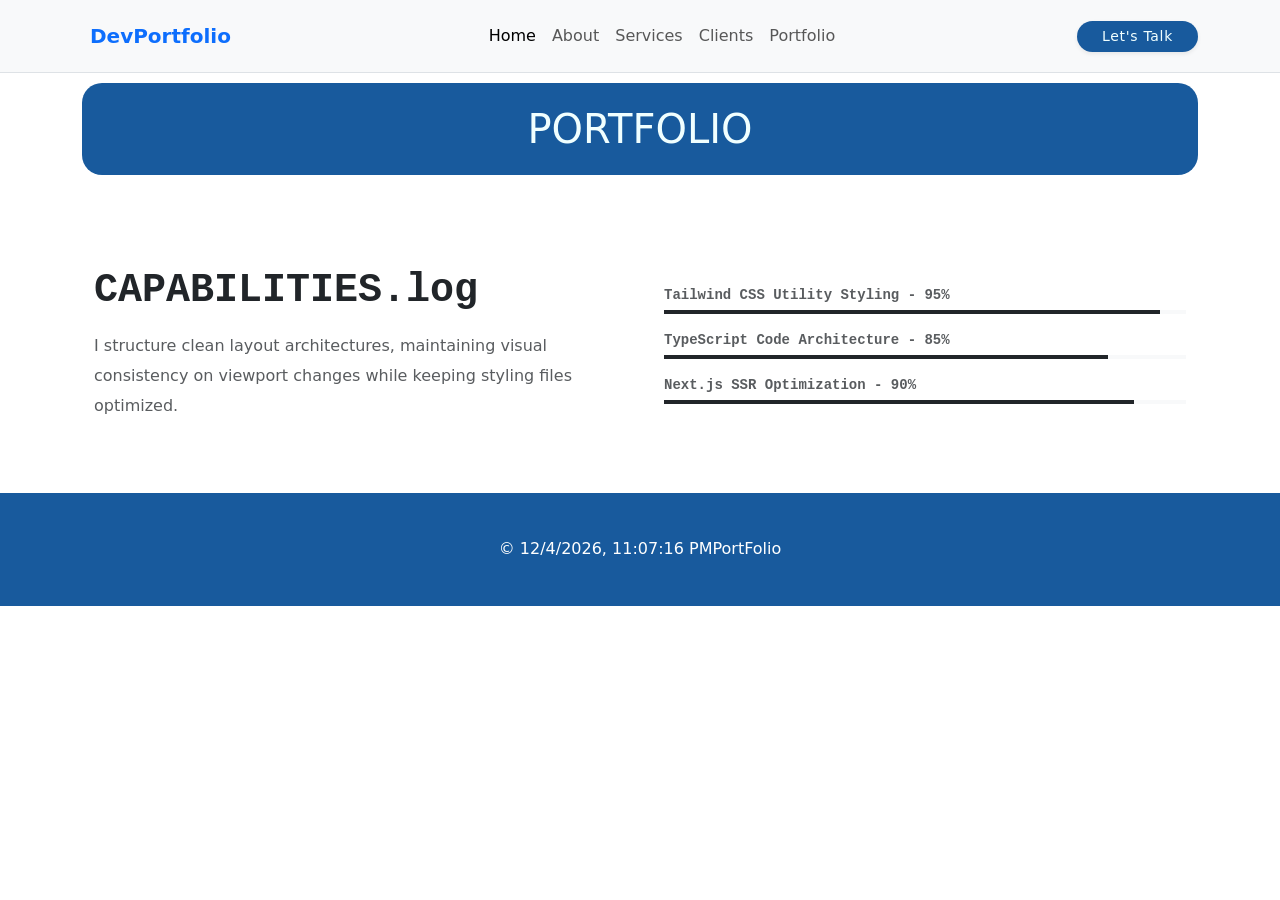
<file: portfolio.html>
<!doctype html>
<html lang="en">
  <head>
    <meta charset="UTF-8" />
    <meta name="viewport" content="width=device-width, initial-scale=1.0" />
    <title>PortFolio-Contact-Section</title>
    <!-- All CSS File Start Here -->
    <!-- Google Fonts -->

    <!-- Google Fonts -->

    <link rel="stylesheet" href="css/all.min.css" />
    <link rel="stylesheet" href="css/bootstrap.min.css" />
    <link rel="stylesheet" href="css/style.css" />

    <!-- All CSS File End Here -->
  </head>
  <body>
    <!-- All Header Part Start Here -->
 <nav class="navbar navbar-expand-lg bg-body-tertiary py-3 border-bottom">
  <div class="container">
    <a class="navbar-brand fw-bold text-primary" href="index.html">
      <i class="bi bi-briefcase-fill me-2"></i>DevPortfolio
    </a>
    <button class="navbar-toggler" type="button" data-bs-toggle="collapse" data-bs-target="#navClassic" aria-controls="navClassic" aria-expanded="false" aria-label="Toggle navigation">
      <span class="navbar-toggler-icon"></span>
    </button>
    <div class="collapse navbar-collapse" id="navClassic">
      <ul class="navbar-nav mx-auto mb-2 mb-lg-0">
        <li class="nav-item"><a class="nav-link active" aria-current="page" href="index.html">Home</a></li>
        <li class="nav-item"><a class="nav-link" href="about.html">About</a></li>
        <li class="nav-item"><a class="nav-link" href="services.html">Services</a></li>
        <li class="nav-item"><a class="nav-link" href="clients.html">Clients</a></li>
        <li class="nav-item"><a class="nav-link" href="portfolio.html">Portfolio</a></li>
      </ul>
      <a class="btn btn-sm px-4 rounded-pill shadow-sm" style="background: #185a9d; color: azure;"  href="contact.html">Let's Talk</a>
    </div>
  </div>
</nav>
    <!-- All Header Part End Here -->

    <!-- All Portfolio Part Start Here -->
<section id="portFolio">
  <div class="container">
    <div class="row">
      <div class="col-lg-12">
        <div class="portfolioTitle" style="text-align: center; margin-top: 10px; background: #185a9d; border-radius: 20px; padding: 30px 0; color: azure;">
          <h1>PORTFOLIO</h1>
        </div>
          <div class="bg-white py-5" style="margin-top: 20px ;">
  <div class="container py-lg-4">
    <div class="row align-items-center g-5" >
      <div class="col-lg-6">
        <h2 class="display-6 fw-bold text-dark font-monospace">CAPABILITIES.log</h2>
        <p class="text-muted mt-3" style="line-height: 30px;">I structure clean layout architectures, maintaining visual consistency on viewport changes while keeping styling files optimized.</p>
      </div>
      <div class="col-lg-6">
        <div class="mb-3">
          <span class="small fw-semibold font-monospace text-muted d-block mb-1">Tailwind CSS Utility Styling - 95%</span>
          <div class="progress rounded-0 bg-light" style="height: 4px;">
            <div class="progress-bar bg-dark" role="progressbar" style="width: 95%"></div>
          </div>
        </div>
        <div class="mb-3">
          <span class="small fw-semibold font-monospace text-muted d-block mb-1">TypeScript Code Architecture - 85%</span>
          <div class="progress rounded-0 bg-light" style="height: 4px;">
            <div class="progress-bar bg-dark" role="progressbar" style="width: 85%"></div>
          </div>
        </div>
        <div>
          <span class="small fw-semibold font-monospace text-muted d-block mb-1">Next.js SSR Optimization - 90%</span>
          <div class="progress rounded-0 bg-light" style="height: 4px;">
            <div class="progress-bar bg-dark" role="progressbar" style="width: 90%"></div>
          </div>
        </div>
      </div>
    </div>
  </div>
</div>
</div>
    </div>
  </div>
</section>
    <!-- All Portfolio Part End Here -->

     <!-- All Footer Part Start Here -->
<footer class="footerPart">
    <p>&copy; <span id="footer-date-time"></span>PortFolio</p>
</footer>

    <!-- All Footer Part End Here -->

    <!-- All JS File Start Here -->
    <script src="js/bootstrap.bundle.js"></script>
    <script src="js/script.js"></script>
    <!-- All JS File End Here -->
  </body>
</html>
</file>
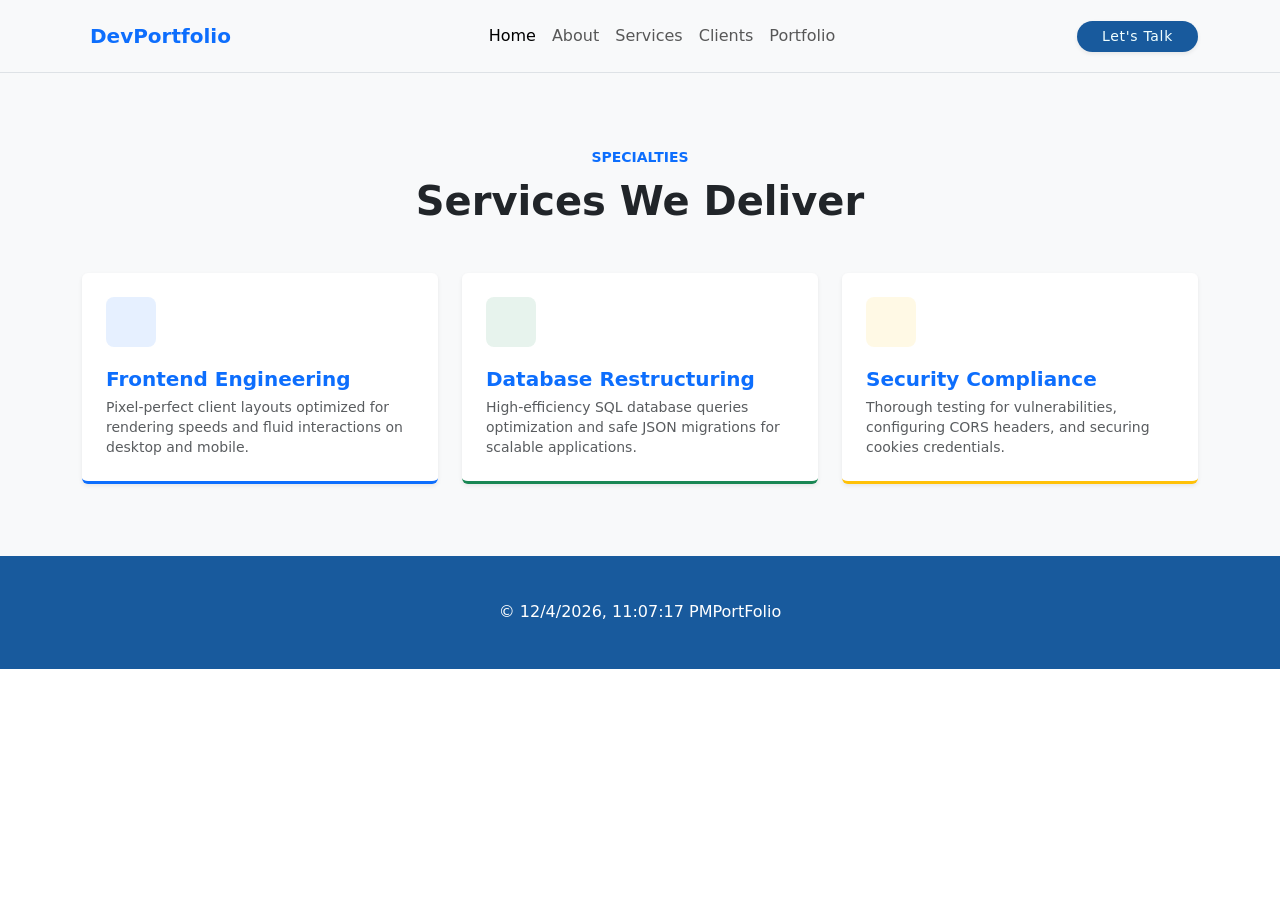
<file: services.html>
<!doctype html>
<html lang="en">
  <head>
    <meta charset="UTF-8" />
    <meta name="viewport" content="width=device-width, initial-scale=1.0" />
    <title>PortFolio-Service-Section</title>
    <!-- All CSS File Start Here -->
    <!-- Google Fonts -->

    <!-- Google Fonts -->

    <link rel="stylesheet" href="css/all.min.css" />
    <link rel="stylesheet" href="css/bootstrap.min.css" />
    <link rel="stylesheet" href="css/style.css" />

    <!-- All CSS File End Here -->
  </head>
  <body>
    <!-- All Header Part Start Here -->
    <nav class="navbar navbar-expand-lg bg-body-tertiary py-3 border-bottom">
      <div class="container">
        <a class="navbar-brand fw-bold text-primary" href="index.html">
          <i class="bi bi-briefcase-fill me-2"></i>DevPortfolio
        </a>
        <button
          class="navbar-toggler"
          type="button"
          data-bs-toggle="collapse"
          data-bs-target="#navClassic"
          aria-controls="navClassic"
          aria-expanded="false"
          aria-label="Toggle navigation"
        >
          <span class="navbar-toggler-icon"></span>
        </button>
        <div class="collapse navbar-collapse" id="navClassic">
          <ul class="navbar-nav mx-auto mb-2 mb-lg-0">
            <li class="nav-item">
              <a class="nav-link active" aria-current="page" href="index.html"
                >Home</a
              >
            </li>
            <li class="nav-item">
              <a class="nav-link" href="about.html">About</a>
            </li>
            <li class="nav-item">
              <a class="nav-link" href="services.html">Services</a>
            </li>
            <li class="nav-item">
              <a class="nav-link" href="clients.html">Clients</a>
            </li>
            <li class="nav-item">
              <a class="nav-link" href="portfolio.html">Portfolio</a>
            </li>
      </ul>
      <a class="btn btn-sm px-4 rounded-pill shadow-sm" style="background: #185a9d; color: azure;"  href="contact.html">Let's Talk</a>
    </div>
  </div>
</nav>
    <!-- All Header Part End Here -->

    <!-- All Service Part Start Here -->
    <section class="py-5 bg-light">
      <div class="container py-4">
        <div class="text-center mb-5">
          <span class="text-uppercase text-primary fw-semibold small"
            >SPECIALTIES</span
          >
          <h2 class="display-6 fw-bold mt-2">Services We Deliver</h2>
        </div>
        <div class="row g-4">
          <div class="col-lg-4 col-md-6">
            <div
              class="card h-100 p-4 border-0 border-bottom border-3 border-primary shadow-sm bg-body" >
              <div
                class="p-3 bg-primary bg-opacity-10 text-primary rounded-3 mb-4 d-inline-block d-flex align-items-center justify-content-center"
                style="width: 50px; height: 50px">
                <i class="bi bi-laptop fs-4"></i></div>
              <h5 class="fw-bold">Frontend Engineering</h5>
              <p class="text-muted small textInfo">
                Pixel-perfect client layouts optimized for rendering speeds and
                fluid interactions on desktop and mobile.
              </p>
            </div>
          </div>
        
        <div class="col-lg-4 col-md-6 ">
          <div
            class="card h-100 p-4 border-0 border-bottom border-3 border-success shadow-sm bg-body"
          >
         <div
            class="p-3 bg-success bg-opacity-10 text-success rounded-3 mb-4 d-inline-block d-flex align-items-center justify-content-center" style="width: 50px; height: 50px">
              <i class="bi bi-database fs-4"></i>
            </div>
            <h5 class="fw-bold">Database Restructuring</h5>
            <p class="text-muted small textInfo">
              High-efficiency SQL database queries optimization and safe JSON
              migrations for scalable applications.
            </p>
          </div>
        </div>
        <div class="col-lg-4 col-md-12">
          <div
            class="card h-100 p-4 border-0 border-bottom border-3 border-warning shadow-sm bg-body"
          >
            <div
              class="p-3 bg-warning bg-opacity-10 text-warning rounded-3 mb-4 d-inline-block d-flex align-items-center justify-content-center"
              style="width: 50px; height: 50px"
            >
              <i class="bi bi-shield-check fs-4"></i>
            </div>
            <h5 class="fw-bold">Security Compliance</h5>
            <p class="text-muted small textInfo">
              Thorough testing for vulnerabilities, configuring CORS headers,
              and securing cookies credentials.
            </p>
          </div>
        </div>
      </div>
    </section>
    <!-- All Service Part End Here -->
    <!-- All Footer Part Start Here -->
    <footer class="footerPart">
      <p>&copy; <span id="footer-date-time"></span>PortFolio</p>
    </footer>
    <!-- All Footer Part End Here -->
    <!-- All JS File Start Here -->
    <script src="js/bootstrap.bundle.js"></script>
    <script src="js/script.js"></script>
    <!-- All JS File End Here -->
  </body>
</html>
</file>
<file: css/style.css>
/* All Common CSS Start Here */
* {
  margin: 0;
  padding: 0;
  outline: 0;
  box-sizing: border-box;
}
ul,
ol {
  list-style-type: none;
}
h1,
h2,
h3,
h4,
h5,
h6,
p {
  margin: 0;
  padding: 0;
  line-height: 0.8;
}
a,
a:hover {
  text-decoration: none;
  display: inline-block;
}
/* All Common CSS End Here */

/* All Banner Start Here */
section[style*="background-image"] {
  position: relative;
  z-index: 1;
}
.btn {
  border-radius: 4px;
  letter-spacing: 0.05em;
  transition: all 0.25s ease;
}
.btn:hover {
  box-shadow: 0 0 15px rgba(7, 32, 255, 0.4);
}
/* All Banner End Here */

/* All Feedback Start Here */
.col-lg-4 .card {
  transition: transform 0.25s ease;
}
.col-lg-4 .card:hover {
  transform: translateY(-2px);
}
.infoFeedback {
line-height: 15px;
}

/* All Feedback End Here */

/* All Contact Start Here */
.card h5 {
  color: var(--bs-primary);
}
/* All Contact End Here */

/* All FAQ Start Here */
.form-control:focus {
  background-color: var(--bs-dark) !important;
  border-color: var(--bs-warning);
}
.info {
line-height: 20px;
}
/* All FAQ End Here */

/* All about Start Here */
img[class*="position-absolute"] {
  transition: all 0.3s ease;
}
img[class*="position-absolute"]:hover {
  z-index: 3 !important;
  transform: scale(1.02);
}
.terms {
  line-height: 25px;
}

/* All about End Here */

/* All Service Start Here */
.col-lg-4 .card {
  transition: transform 0.25s ease, box-shadow 0.25s ease;
}
.col-lg-4 .card:hover {
  transform: translateY(-4px);
  box-shadow: 0 10px 20px rgba(0,0,0,0.08) !important;
}
.textInfo {
  margin-top: 10px;
line-height: 20px;
}
/* All Service End Here */





/* All Service Start Here */




/* All Service End Here */
/* All Service Start Here */




/* All Service End Here */
/* All Service Start Here */




/* All Service End Here */
/* All Service Start Here */




/* All Service End Here */
/* All Footer Start Here */
.footerPart{
  padding: 50px 0;
  text-align: center;
  background: #185a9d;
  color: white;
}



/* All Service End Here */
</file>
